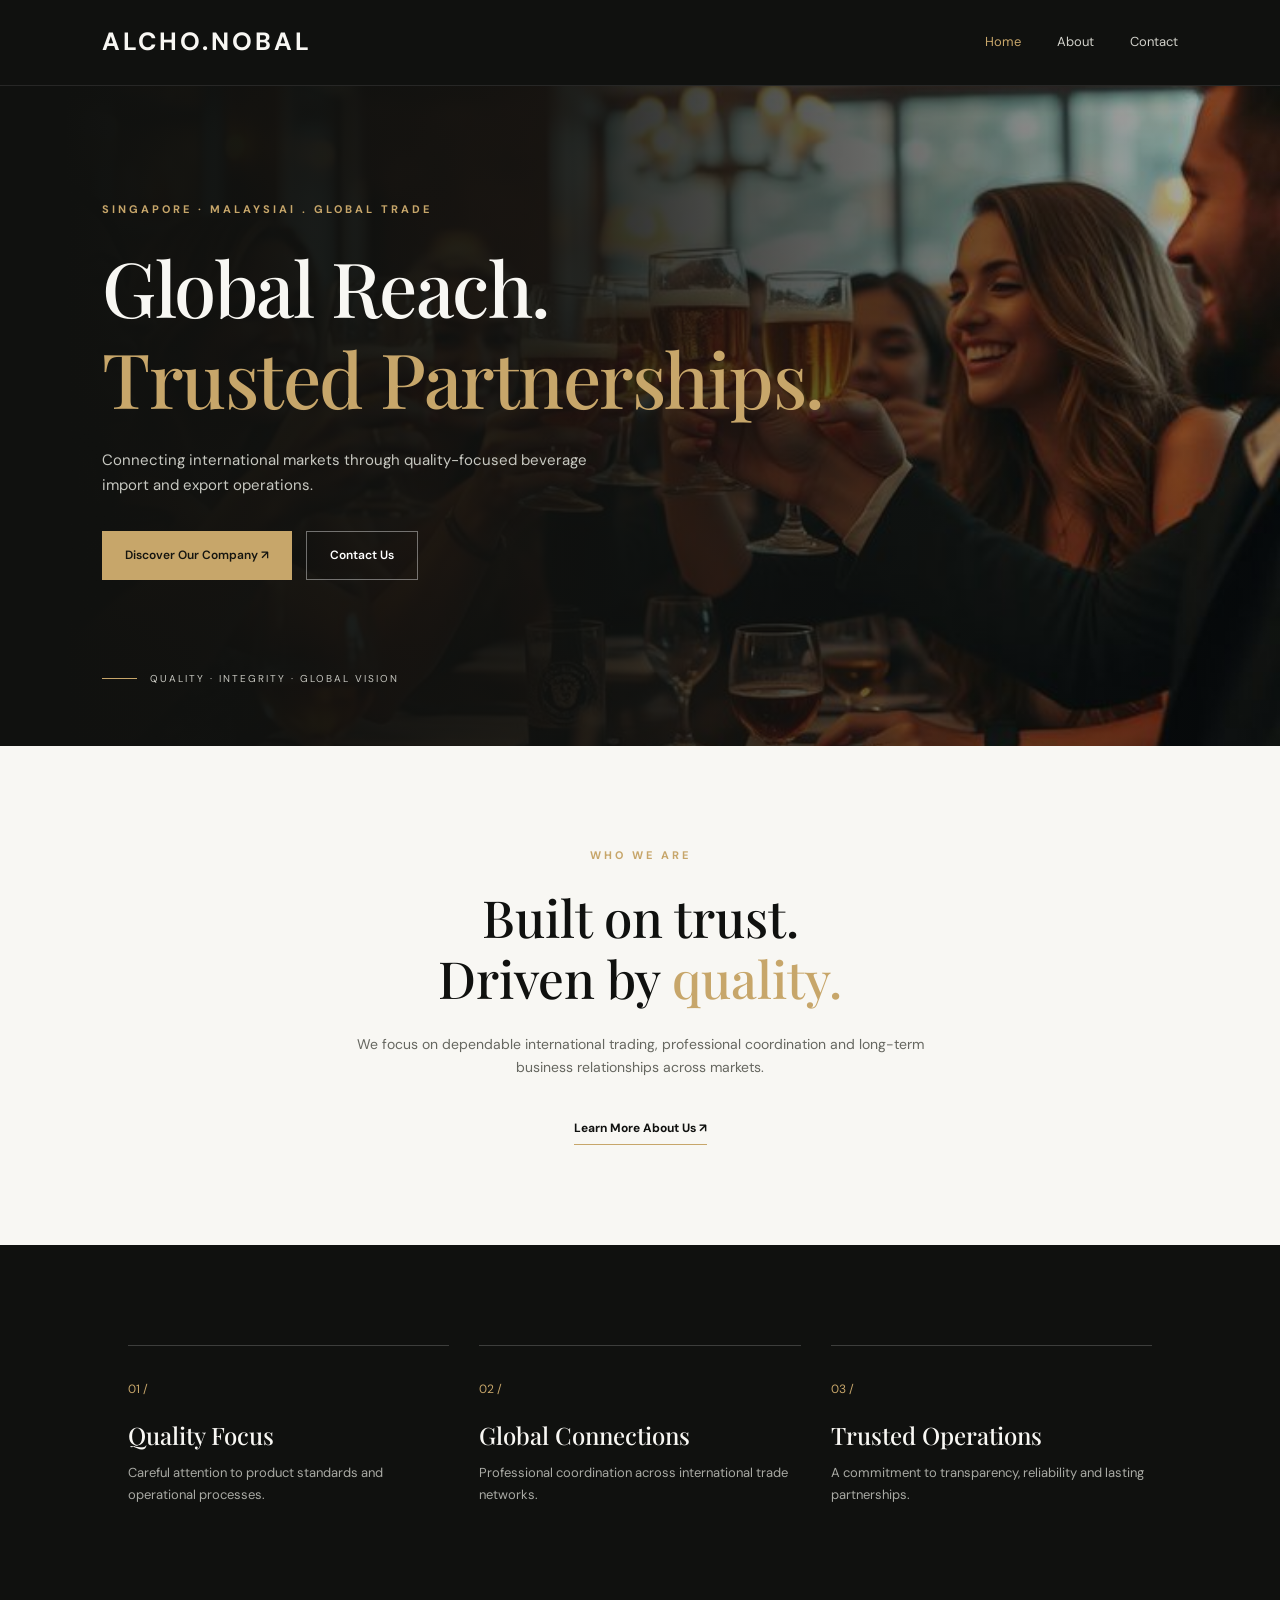
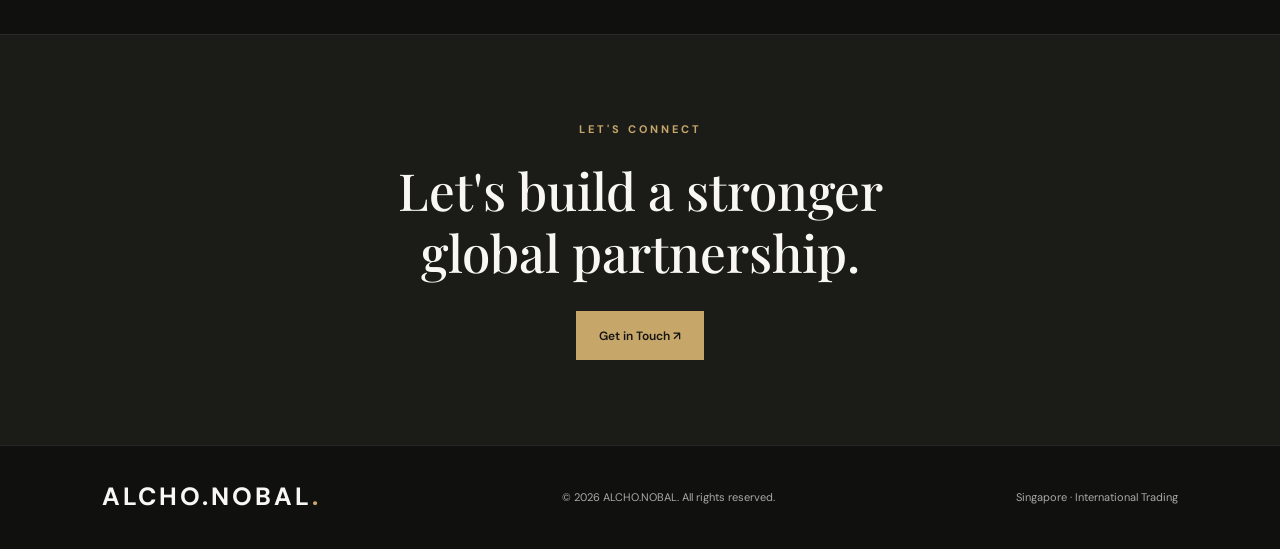
<file: index.html>
<!DOCTYPE html>
<html lang="en">
<head>
  <meta charset="UTF-8">
  <meta name="viewport" content="width=device-width, initial-scale=1.0">
  <meta name="description" content="International beverage import and export business based in Singapore.">
  <title>Alcho.Nobal | International Trading</title>
  <link rel="stylesheet" href="style.css">
</head>   
<body>

  <header class="navbar">
    <a href="index.html" class="logo">ALCHO.NOBAL<span></span></a>

    <button class="menu-toggle" id="menuToggle"
      aria-label="Toggle navigation" aria-expanded="false">
      ☰
    </button>

    <nav class="nav-links" id="navLinks">
      <a href="index.html" class="active">Home</a>
      <a href="about.html">About</a>
      <a href="contact.html">Contact</a>
    </nav>
  </header>

  <main>
    <section class="hero">
      <div class="hero-content">
        <p class="eyebrow">SINGAPORE · MALAYSIAl . GLOBAL TRADE</p>

        <h1>Global Reach.<br>
          <span>Trusted Partnerships.</span>
        </h1>

        <p class="hero-description">
          Connecting international markets through quality-focused
          beverage import and export operations.
        </p>

        <div class="hero-buttons">
          <a href="about.html" class="btn btn-gold">Discover Our Company ↗</a>
          <a href="contact.html" class="btn btn-outline">Contact Us</a>
        </div>
      </div>

      <div class="hero-note">
        <span class="gold-line"></span>
        <p>QUALITY · INTEGRITY · GLOBAL VISION</p>
      </div>
    </section>

    <section class="intro section-padding">
      <p class="eyebrow">WHO WE ARE</p>
      <h2>Built on trust.<br>Driven by <span>quality.</span></h2>
      <p class="intro-text">
        We focus on dependable international trading, professional
        coordination and long-term business relationships across markets.
      </p>
      <a href="about.html" class="text-link">Learn More About Us ↗</a>
    </section>

    <section class="values section-padding">
      <article class="value-card">
        <span>01 /</span>
        <h3>Quality Focus</h3>
        <p>Careful attention to product standards and operational processes.</p>
      </article>

      <article class="value-card">
        <span>02 /</span>
        <h3>Global Connections</h3>
        <p>Professional coordination across international trade networks.</p>
      </article>

      <article class="value-card">
        <span>03 /</span>
        <h3>Trusted Operations</h3>
        <p>A commitment to transparency, reliability and lasting partnerships.</p>
      </article>
    </section>

    <section class="contact-banner">
      <p class="eyebrow">LET'S CONNECT</p>
      <h2>Let's build a stronger<br>global partnership.</h2>
      <a href="contact.html" class="btn btn-gold">Get in Touch ↗</a>
    </section>
  </main>

  <footer class="footer">
    <a href="index.html" class="logo">ALCHO.NOBAL<span>.</span></a>
    <p>© <span id="year"></span> ALCHO.NOBAL. All rights reserved.</p>
    <p>Singapore · International Trading</p>
  </footer>

  <script src="script.js"></script>
</body>
</html>
</file>
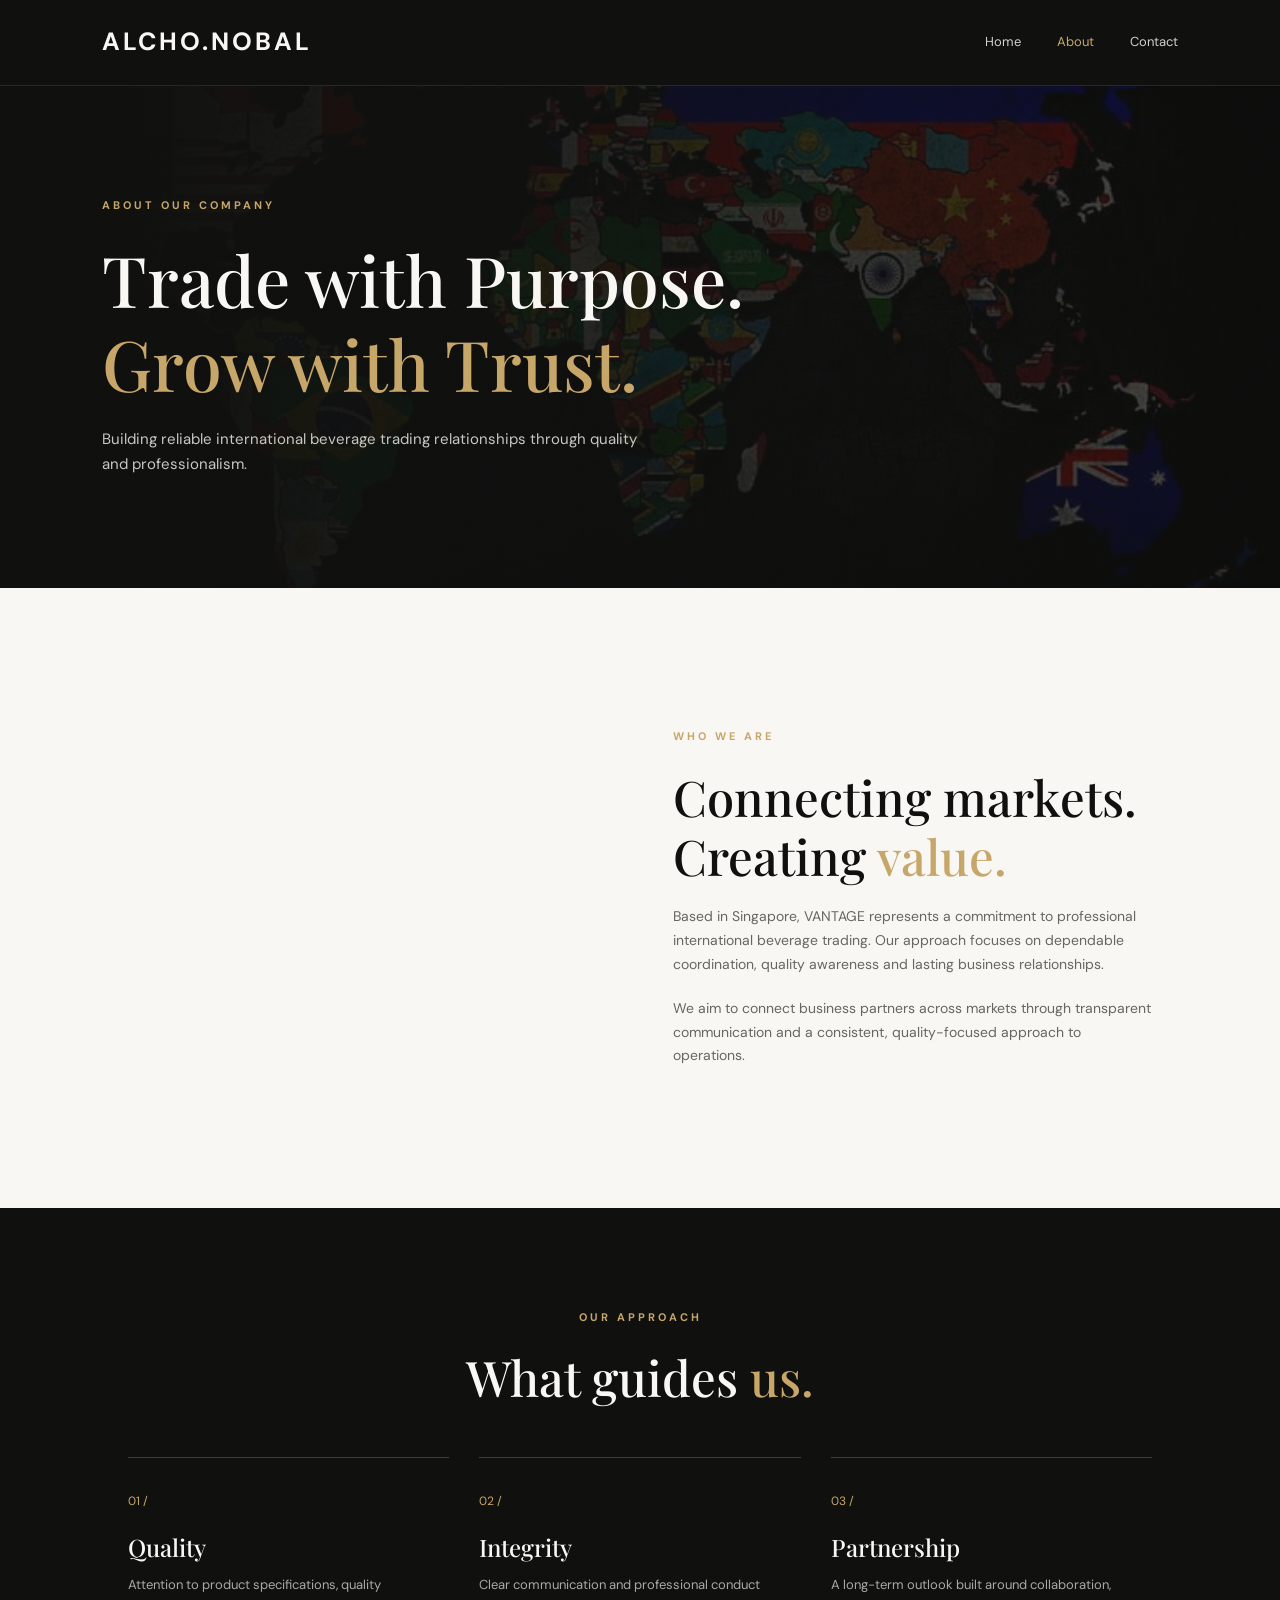
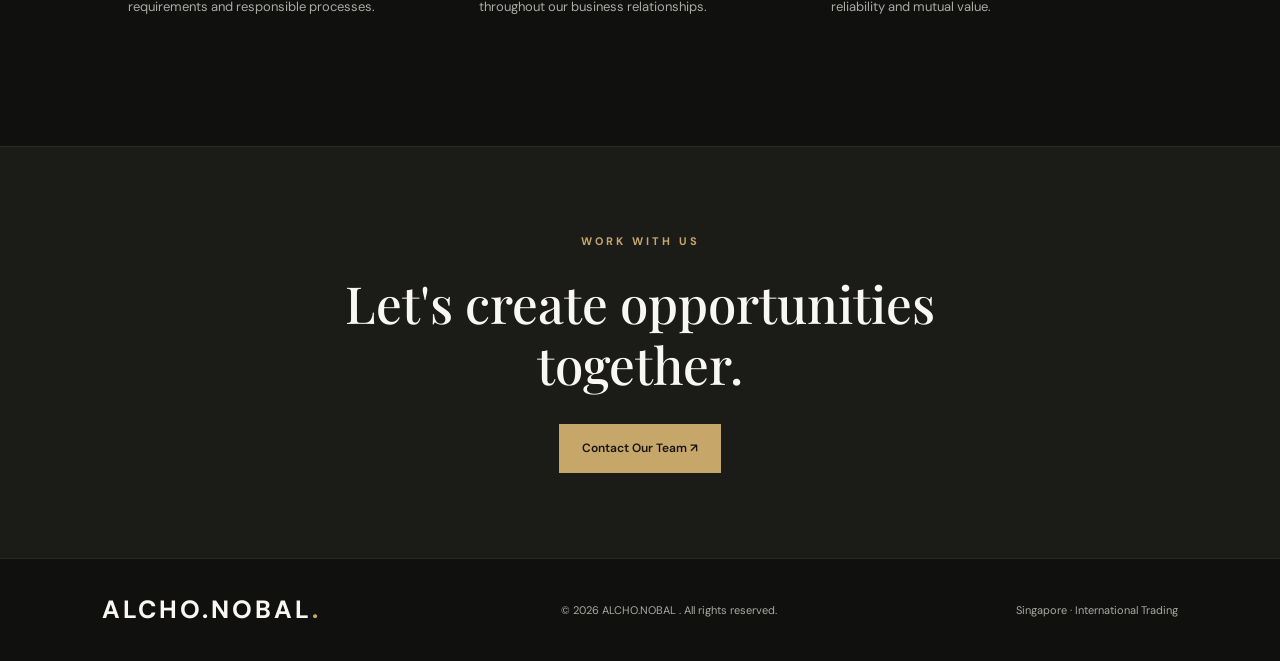
<file: about.html>
<!DOCTYPE html>
<html lang="en">
<head>
    <meta charset="UTF-8">
    <meta name="viewport" content="width=device-width, initial-scale=1.0">
    <title>About Us | ALCHO.NOBAL</title>
    <link rel="stylesheet" href="style.css">
</head>
<body>

    <header class="navbar">
        <a href="index.html" class="logo">ALCHO.NOBAL<span></span></a>

        <button class="menu-toggle" id="menuToggle"
            aria-label="Toggle navigation" aria-expanded="false">
            ☰
        </button>

        <nav class="nav-links" id="navLinks">
            <a href="index.html">Home</a>
            <a href="about.html" class="active">About</a>
            <a href="contact.html">Contact</a>
        </nav>
    </header>

    <main>
        <section class="about-hero">
            <p class="eyebrow">ABOUT OUR COMPANY</p>
            <h1>Trade with Purpose.<br><span>Grow with Trust.</span></h1>
            <p>
                Building reliable international beverage trading
                relationships through quality and professionalism.
            </p>
        </section>

        <section class="about-intro section-padding">
            <div class="about-image"></div>

            <div class="about-content">
                <p class="eyebrow">WHO WE ARE</p>
                <h2>Connecting markets.<br>Creating <span>value.</span></h2>

                <p>
                    Based in Singapore, VANTAGE represents a commitment
                    to professional international beverage trading.
                    Our approach focuses on dependable coordination,
                    quality awareness and lasting business relationships.
                </p>

                <p>
                    We aim to connect business partners across markets
                    through transparent communication and a consistent,
                    quality-focused approach to operations.
                </p>
            </div>
        </section>

        <section class="about-values section-padding">
            <div class="about-heading">
                <p class="eyebrow">OUR APPROACH</p>
                <h2>What guides <span>us.</span></h2>
            </div>

            <div class="values">
                <article class="value-card">
                    <span>01 /</span>
                    <h3>Quality</h3>
                    <p>
                        Attention to product specifications, quality
                        requirements and responsible processes.
                    </p>
                </article>

                <article class="value-card">
                    <span>02 /</span>
                    <h3>Integrity</h3>
                    <p>
                        Clear communication and professional conduct
                        throughout our business relationships.
                    </p>
                </article>

                <article class="value-card">
                    <span>03 /</span>
                    <h3>Partnership</h3>
                    <p>
                        A long-term outlook built around collaboration,
                        reliability and mutual value.
                    </p>
                </article>
            </div>
        </section>

        <section class="contact-banner">
            <p class="eyebrow">WORK WITH US</p>
            <h2>Let's create opportunities<br>together.</h2>
            <a href="contact.html" class="btn btn-gold">
                Contact Our Team ↗
            </a>
        </section>
    </main>

    <footer class="footer">
        <a href="index.html" class="logo">ALCHO.NOBAL<span>.</span></a>
        <p>© <span id="year"></span> ALCHO.NOBAL . All rights reserved.</p>
        <p>Singapore · International Trading</p>
    </footer>

    <script src="script.js"></script>
</body>
</html>
</file>
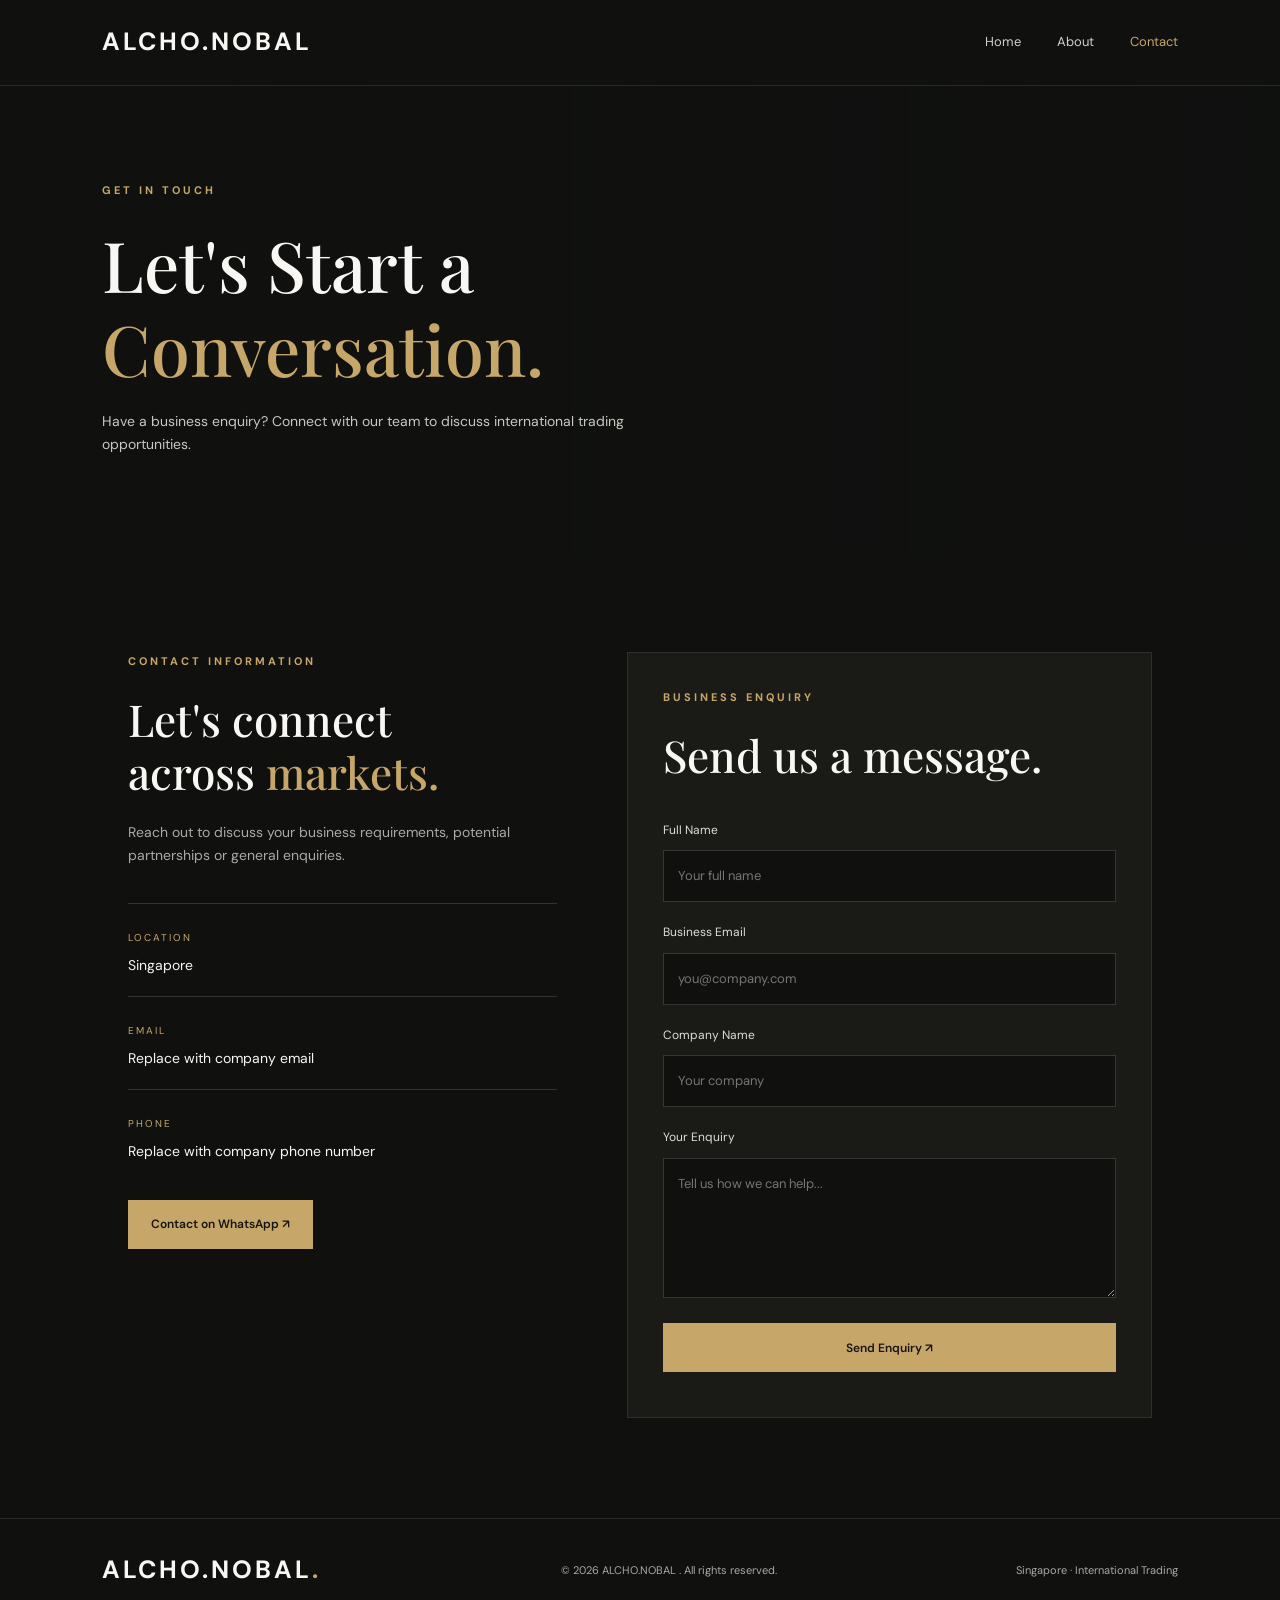
<file: contact.html>
<!DOCTYPE html>
<html lang="en">
<head>
    <meta charset="UTF-8">
    <meta name="viewport" content="width=device-width, initial-scale=1.0">
    <meta name="description" content="Contact our Singapore-based international beverage trading team.">
    <title>Contact Us |ALCHO.NOBAL </title>
    <link rel="stylesheet" href="style.css">
</head>
<body>

    <header class="navbar">
        <a href="index.html" class="logo">ALCHO.NOBAL<span></span></a>

        <button class="menu-toggle" id="menuToggle"
            aria-label="Toggle navigation" aria-expanded="false">
            ☰
        </button>

        <nav class="nav-links" id="navLinks">
            <a href="index.html">Home</a>
            <a href="about.html">About</a>
            <a href="contact.html" class="active">Contact</a>
        </nav>
    </header>

    <main>
        <section class="contact-hero">
            <p class="eyebrow">GET IN TOUCH</p>
            <h1>Let's Start a<br><span>Conversation.</span></h1>
            <p>
                Have a business enquiry? Connect with our team to
                discuss international trading opportunities.
            </p>
        </section>

        <section class="contact-layout section-padding">

            <div class="contact-info">
                <p class="eyebrow">CONTACT INFORMATION</p>
                <h2>Let's connect<br>across <span>markets.</span></h2>

                <p class="contact-copy">
                    Reach out to discuss your business requirements,
                    potential partnerships or general enquiries.
                </p>

                <div class="contact-detail">
                    <span>LOCATION</span>
                    <p>Singapore</p>
                </div>

                <div class="contact-detail">
                    <span>EMAIL</span>
                    <p>Replace with company email</p>
                </div>

                <div class="contact-detail">
                    <span>PHONE</span>
                    <p>Replace with company phone number</p>
                </div>

                <a class="btn btn-gold whatsapp-button"
                   href="https://wa.me/REPLACE_WITH_NUMBER"
                   target="_blank" rel="noopener noreferrer">
                    Contact on WhatsApp ↗
                </a>
            </div>

            <div class="contact-form-wrap">
                <p class="eyebrow">BUSINESS ENQUIRY</p>
                <h2>Send us a message.</h2>

                <form id="contactForm">
                    <label for="name">Full Name</label>
                    <input type="text" id="name" name="name"
                        placeholder="Your full name" required>

                    <label for="email">Business Email</label>
                    <input type="email" id="email" name="email"
                        placeholder="you@company.com" required>

                    <label for="company">Company Name</label>
                    <input type="text" id="company" name="company"
                        placeholder="Your company">

                    <label for="message">Your Enquiry</label>
                    <textarea id="message" name="message" rows="5"
                        placeholder="Tell us how we can help..."
                        required></textarea>

                    <button type="submit" class="btn btn-gold form-button">
                        Send Enquiry ↗
                    </button>

                    <p id="formStatus" class="form-status" role="status"></p>
                </form>
            </div>

        </section>
    </main>

    <footer class="footer">
        <a href="index.html" class="logo">ALCHO.NOBAL<span>.</span></a>
        <p>© <span id="year"></span> ALCHO.NOBAL . All rights reserved.</p>
        <p>Singapore · International Trading</p>
    </footer>

    <script src="script.js"></script>
</body>
</html>
</file>
<file: style.css>
@import url('https://fonts.googleapis.com/css2?family=DM+Sans:wght@400;500;600;700&family=Playfair+Display:wght@500;600;700&display=swap');

:root {
    --black: #10110f;
    --gold: #c7a66a;
    --white: #f8f7f3;
    --muted: #a9aaa4;
}

* {
    margin: 0;
    padding: 0;
    box-sizing: border-box;
}

html {
    scroll-behavior: smooth;
}

body {
    font-family: 'DM Sans', sans-serif;
    background: var(--black);
    color: var(--white);
    line-height: 1.7;
}

a {
    color: inherit;
    text-decoration: none;
}

.navbar {
    min-height: 86px;
    padding: 0 8%;
    display: flex;
    align-items: center;
    justify-content: space-between;
    border-bottom: 1px solid #ffffff18;
    background: #10110f;
}

.logo {
    font-size: 25px;
    font-weight: 700;
    letter-spacing: 3px;
}

.logo span,
h1 span,
.intro h2 span {
    color: var(--gold);
}

.nav-links {
    display: flex;
    gap: 36px;
    align-items: center;
}

.nav-links a {
    font-size: 13px;
    color: #d1d1ca;
    transition: color 0.25s;
}

.nav-links a:hover,
.nav-links a.active {
    color: var(--gold);
}

.menu-toggle {
    display: none;
    border: 0;
    background: transparent;
    color: white;
    font-size: 26px;
    cursor: pointer;
}

.hero {
    min-height: 660px;
    padding: 110px 8% 55px;
    display: flex;
    flex-direction: column;
    justify-content: center;
    position: relative;
    overflow: hidden;
    background:
        linear-gradient(90deg, #10110f 5%, #10110fe8 43%, #10110f48 100%),
        url("Image/H1.jpg")
        center 55% / cover no-repeat;
}

.hero-content {
    max-width: 760px;
}

.eyebrow {
    color: var(--gold);
    font-size: 11px;
    font-weight: 700;
    letter-spacing: 3px;
    margin-bottom: 22px;
}

h1,
h2,
h3 {
    font-family: 'Playfair Display', Georgia, serif;
    font-weight: 500;
    line-height: 1.2;
}

.hero h1 {
    font-size: clamp(42px, 6vw, 76px);
    letter-spacing: -1.5px;
}

.hero-description {
    max-width: 510px;
    color: #c7c8c1;
    font-size: 15px;
    margin: 24px 0 32px;
}

.hero-buttons {
    display: flex;
    flex-wrap: wrap;
    gap: 14px;
}

.btn {
    min-height: 49px;
    padding: 13px 23px;
    display: inline-flex;
    align-items: center;
    justify-content: center;
    font-size: 12px;
    font-weight: 600;
    transition: 0.25s;
}

.btn-gold {
    background: var(--gold);
    color: #151510;
}

.btn-gold:hover {
    background: #e0c58e;
    transform: translateY(-2px);
}

.btn-outline {
    border: 1px solid #ffffff66;
    color: white;
}

.btn-outline:hover {
    border-color: var(--gold);
    color: var(--gold);
}

.hero-note {
    display: flex;
    align-items: center;
    gap: 13px;
    margin-top: 90px;
}

.hero-note p {
    color: #c6c6bf;
    font-size: 10px;
    letter-spacing: 2px;
}

.gold-line {
    width: 35px;
    height: 1px;
    background: var(--gold);
}

.section-padding {
    padding: 100px 10%;
}

.intro {
    text-align: center;
    background: var(--white);
    color: var(--black);
}

.intro h2,
.contact-banner h2 {
    font-size: clamp(36px, 4vw, 53px);
}

.intro-text {
    max-width: 610px;
    margin: 23px auto;
    color: #666760;
    font-size: 14px;
}

.text-link {
    display: inline-block;
    margin-top: 15px;
    padding-bottom: 5px;
    border-bottom: 1px solid var(--gold);
    font-size: 12px;
    font-weight: 700;
}

.values {
    display: grid;
    grid-template-columns: repeat(3, 1fr);
    gap: 30px;
}

.value-card {
    padding: 28px 0;
    border-top: 1px solid #ffffff30;
}

.value-card span {
    color: var(--gold);
    font-size: 12px;
}

.value-card h3 {
    font-size: 24px;
    margin: 20px 0 12px;
}

.value-card p {
    color: var(--muted);
    font-size: 13px;
}

.contact-banner {
    padding: 85px 8%;
    text-align: center;
    background: #1b1c18;
    border-top: 1px solid #ffffff12;
}

.contact-banner .btn {
    margin-top: 28px;
}

.footer {
    padding: 30px 8%;
    display: flex;
    justify-content: space-between;
    align-items: center;
    flex-wrap: wrap;
    gap: 20px;
    border-top: 1px solid #ffffff18;
}

.footer p {
    color: var(--muted);
    font-size: 11px;
}

@media (max-width: 768px) {
    .navbar {
        min-height: 72px;
        padding: 0 6%;
    }

    .menu-toggle {
        display: block;
    }

    .nav-links {
        display: none;
        position: absolute;
        top: 72px;
        left: 0;
        width: 100%;
        padding: 22px 6%;
        background: #171814;
        flex-direction: column;
        align-items: flex-start;
        gap: 18px;
        z-index: 10;
    }

    .nav-links.open {
        display: flex;
    }

    .hero {
        min-height: 600px;
        padding: 85px 6% 35px;
        background-position: 60% center;
    }

    .hero h1 {
        font-size: clamp(39px, 10vw, 58px);
    }

    .hero-note {
        margin-top: 65px;
    }

    .section-padding {
        padding: 70px 7%;
    }

    .values {
        grid-template-columns: 1fr;
        gap: 12px;
    }

    .contact-banner {
        padding: 70px 6%;
    }

    .footer {
        flex-direction: column;
        align-items: flex-start;
        padding: 28px 6%;
    }
}

@media (prefers-reduced-motion: reduce) {
    html {
        scroll-behavior: auto;
    }

    *,
    *::before,
    *::after {
        transition: none !important;
    }
}


/* ABOUT PAGE */

.about-hero {
    padding: 110px 8%;
    min-height: 390px;
    display: flex;
    flex-direction: column;
    justify-content: center;
    background:
        linear-gradient(90deg, #10110f 10%, #10110fbd 100%),
        url('Image/H3.jpg')
        center / cover no-repeat;
}

.about-hero h1 {
    font-size: clamp(42px, 6vw, 70px);
}

.about-hero h1 span,
.about-content h2 span,
.about-heading h2 span {
    color: var(--gold);
}

.about-hero > p:last-child {
    max-width: 560px;
    margin-top: 22px;
    color: #c7c8c1;
    font-size: 15px;
}

.about-intro {
    display: grid;
    grid-template-columns: 1fr 1fr;
    align-items: center;
    gap: 65px;
    background: var(--white);
    color: var(--black);
}

.about-image {
    min-height: 420px;
    background:
        url('https://images.unsplash.com/photo-1494412574643-35d324698f26?auto=format&fit=crop&w=1000&q=85')
        center / cover no-repeat;
}

.about-content h2,
.about-heading h2 {
    font-size: clamp(34px, 4vw, 49px);
}

.about-content > p:not(.eyebrow) {
    margin-top: 20px;
    color: #666760;
    font-size: 14px;
}

.about-values {
    background: var(--black);
}

.about-heading {
    text-align: center;
    margin-bottom: 50px;
}

@media (max-width: 768px) {
    .about-hero {
        padding: 80px 6%;
        min-height: 350px;
    }

    .about-intro {
        grid-template-columns: 1fr;
        gap: 35px;
        padding: 60px 7%;
    }

    .about-image {
        min-height: 280px;
    }

    .about-heading {
        margin-bottom: 30px;
    }
}


/* CONTACT PAGE */

.contact-hero {
    min-height: 380px;
    padding: 95px 8%;
    display: flex;
    flex-direction: column;
    justify-content: center;
    background:
        linear-gradient(90deg, #10110f 5%, #10110fc9 100%),
        url('https://images.unsplash.com/photo-1516321318423-f06f85e504b3?auto=format&fit=crop&w=1800&q=85')
        center / cover no-repeat;
}

.contact-hero h1 {
    font-size: clamp(42px, 6vw, 70px);
}

.contact-hero h1 span,
.contact-info h2 span {
    color: var(--gold);
}

.contact-hero > p:last-child {
    max-width: 550px;
    margin-top: 20px;
    color: #c7c8c1;
    font-size: 14px;
}

.contact-layout {
    display: grid;
    grid-template-columns: 0.9fr 1.1fr;
    gap: 70px;
    align-items: start;
}

.contact-info h2,
.contact-form-wrap h2 {
    font-size: clamp(32px, 4vw, 44px);
}

.contact-copy {
    color: var(--muted);
    margin: 22px 0 35px;
    font-size: 14px;
}

.contact-detail {
    border-top: 1px solid #ffffff25;
    padding: 18px 0;
}

.contact-detail span {
    color: var(--gold);
    font-size: 10px;
    letter-spacing: 2px;
}

.contact-detail p {
    color: var(--white);
    margin-top: 5px;
    font-size: 14px;
    overflow-wrap: anywhere;
}

.whatsapp-button {
    margin-top: 18px;
}

.contact-form-wrap {
    background: #1a1b17;
    border: 1px solid #ffffff16;
    padding: 35px;
}

.contact-form-wrap h2 {
    margin-bottom: 28px;
}

.contact-form-wrap form {
    display: flex;
    flex-direction: column;
    gap: 10px;
}

.contact-form-wrap label {
    color: #deded7;
    font-size: 12px;
    margin-top: 10px;
}

.contact-form-wrap input,
.contact-form-wrap textarea {
    width: 100%;
    padding: 14px;
    border: 1px solid #ffffff28;
    background: #10110f;
    color: white;
    font: inherit;
    font-size: 13px;
    outline: none;
    border-radius: 0;
}

.contact-form-wrap input:focus,
.contact-form-wrap textarea:focus {
    border-color: var(--gold);
}

.contact-form-wrap textarea {
    resize: vertical;
}

.form-button {
    border: none;
    cursor: pointer;
    margin-top: 15px;
    font-family: inherit;
}

.form-status {
    font-size: 12px;
    color: var(--gold);
    overflow-wrap: anywhere;
}

@media (max-width: 768px) {
    .contact-hero {
        padding: 75px 6%;
        min-height: 340px;
    }

    .contact-layout {
        grid-template-columns: 1fr;
        gap: 45px;
        padding: 60px 6%;
    }

    .contact-form-wrap {
        padding: 24px 18px;
    }
}
</file>
